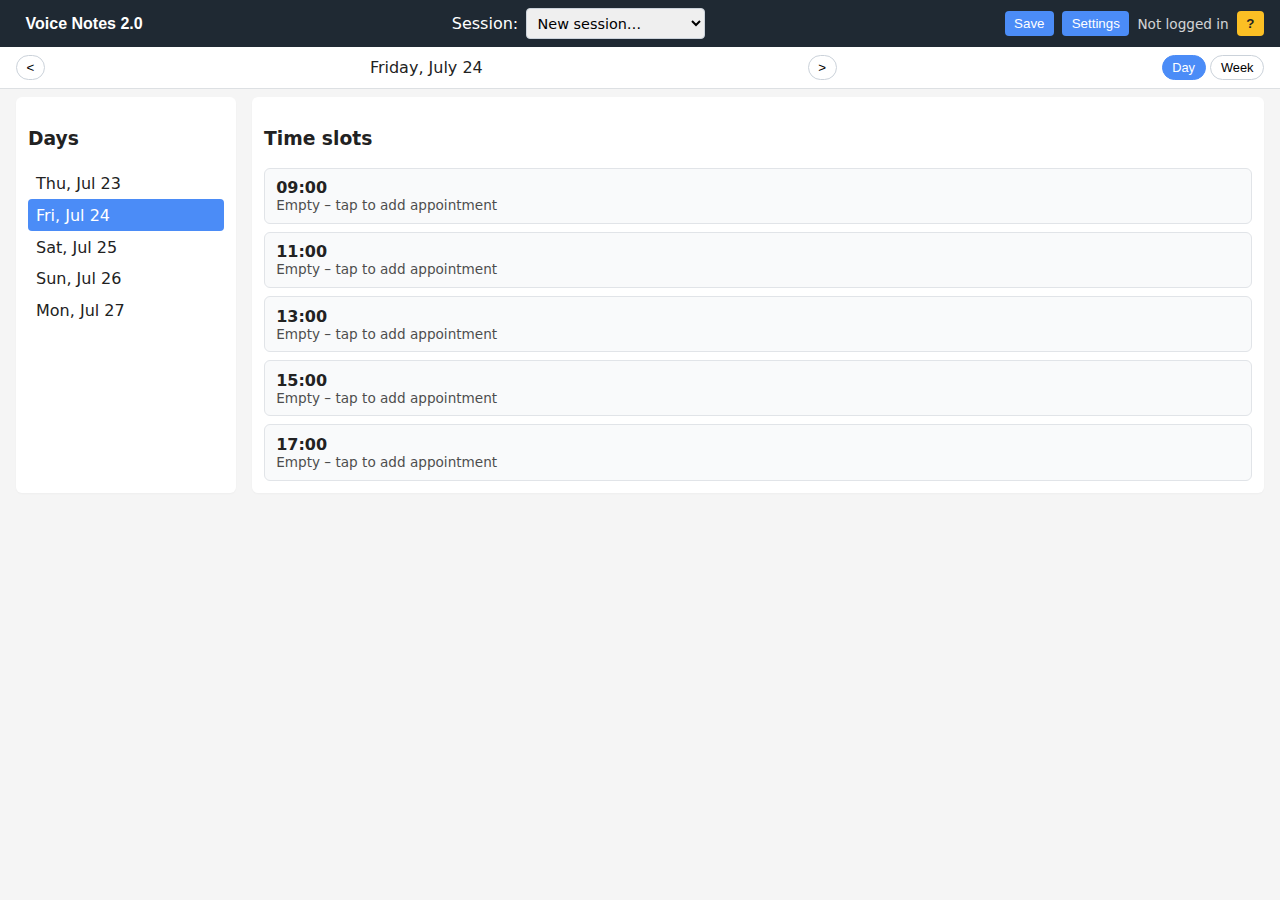
<file: pwa/index.html>
<!DOCTYPE html>
<html lang="en">
<head>
  <meta charset="UTF-8">
  <title>Voice Notes 2.0 – Diary & Survey</title>
  <meta name="viewport" content="width=device-width, initial-scale=1.0">
  <link rel="manifest" href="manifest.webmanifest">
  <link rel="stylesheet" href="styles.css">
</head>
<body>
  <header id="top-bar">
    <div class="top-left">
      <button id="app-home-btn" class="app-title-btn">Voice Notes 2.0</button>
    </div>
    <div class="top-center">
      <label for="session-select">Session:</label>
      <select id="session-select">
        <option value="new">New session…</option>
        <option value="from-diary">Load from diary…</option>
        <option value="by-customer">Load by customer…</option>
      </select>
    </div>
    <div class="top-right">
      <button id="save-btn">Save</button>
      <button id="settings-btn">Settings</button>
      <span id="user-status">Not logged in</span>
      <button id="ai-toggle-btn" title="AI Help">?</button>
    </div>
  </header>

  <div id="app-shell">
    <!-- Left: main content views -->
    <main id="main-views">
      <!-- Diary view -->
      <section id="view-diary" data-view="diary">
        <div class="view-header">
          <div class="date-controls">
            <button id="prev-day-btn">&lt;</button>
            <span id="current-day-label"></span>
            <button id="next-day-btn">&gt;</button>
            <div class="view-toggle">
              <button class="view-toggle-btn active" data-mode="day">Day</button>
              <button class="view-toggle-btn" data-mode="week">Week</button>
            </div>
          </div>
        </div>
        <div class="view-body diary-layout">
          <div class="diary-left">
            <h3>Days</h3>
            <ul id="day-list" class="day-list">
              <!-- Filled by JS -->
            </ul>
          </div>
          <div class="diary-right">
            <h3>Time slots</h3>
            <div id="time-slot-list" class="time-slot-list">
              <!-- Filled by JS -->
            </div>
          </div>
        </div>
      </section>

      <!-- Survey view -->
      <section id="view-survey" data-view="survey" class="hidden">
        <div class="view-header">
          <div id="survey-step-bar" class="step-bar">
            <!-- Filled by JS: steps 1–8 -->
          </div>
        </div>
        <div class="view-body survey-layout">
          <div id="survey-content">
            <!-- Step content rendered by JS -->
          </div>
        </div>
        <footer class="survey-footer">
          <button id="survey-back-btn">&larr; Back</button>
          <div id="survey-progress"></div>
          <button id="survey-next-btn">Next &rarr;</button>
        </footer>
      </section>

      <!-- Settings view -->
      <section id="view-settings" data-view="settings" class="hidden">
        <div class="view-header">
          <h2>Settings</h2>
        </div>
        <div class="view-body">
          <p>Settings UI placeholder. Wire this into your existing config later.</p>
        </div>
      </section>
    </main>

    <!-- Right: AI panel -->
    <aside id="ai-panel" class="hidden">
      <header class="ai-header">
        <h3>AI Helper</h3>
        <button id="ai-close-btn">&times;</button>
      </header>
      <div id="ai-messages" class="ai-messages">
        <!-- Chat messages -->
      </div>
      <form id="ai-form" class="ai-form">
        <textarea id="ai-input" rows="3" placeholder="Ask anything (explanations only, no changes)…"></textarea>
        <button type="submit">Send</button>
      </form>
    </aside>
  </div>

  <!-- Appointment modal -->
  <div id="appointment-modal" class="modal hidden">
    <div class="modal-backdrop"></div>
    <div class="modal-content">
      <header class="modal-header">
        <h3 id="appointment-modal-title">Appointment</h3>
        <button id="appointment-modal-close">&times;</button>
      </header>
      <div class="modal-body">
        <div class="field">
          <label for="appt-customer-name">Customer name</label>
          <input id="appt-customer-name" type="text">
        </div>
        <div class="field">
          <label for="appt-lead-id">Lead ID</label>
          <input id="appt-lead-id" type="text">
        </div>
        <div class="field">
          <label for="appt-address">Address</label>
          <input id="appt-address" type="text">
        </div>
        <div class="field">
          <label for="appt-postcode">Postcode</label>
          <input id="appt-postcode" type="text">
        </div>
        <div class="field">
          <label for="appt-phone">Phone</label>
          <input id="appt-phone" type="tel">
        </div>
        <div class="field">
          <label for="appt-notes">Notes / access</label>
          <textarea id="appt-notes" rows="3"></textarea>
        </div>
        <div class="field">
          <label for="appt-system-type">System type (guess)</label>
          <select id="appt-system-type">
            <option value="">Unknown</option>
            <option value="regular">Regular</option>
            <option value="system">System</option>
            <option value="combi">Combi</option>
            <option value="electric">Electric</option>
            <option value="other">Other</option>
          </select>
        </div>
      </div>
      <footer class="modal-footer">
        <button id="appt-save-btn">Save</button>
        <button id="appt-start-survey-btn" class="primary">Start survey</button>
      </footer>
    </div>
  </div>

  <script src="app.js"></script>
</body>
</html>
</file>
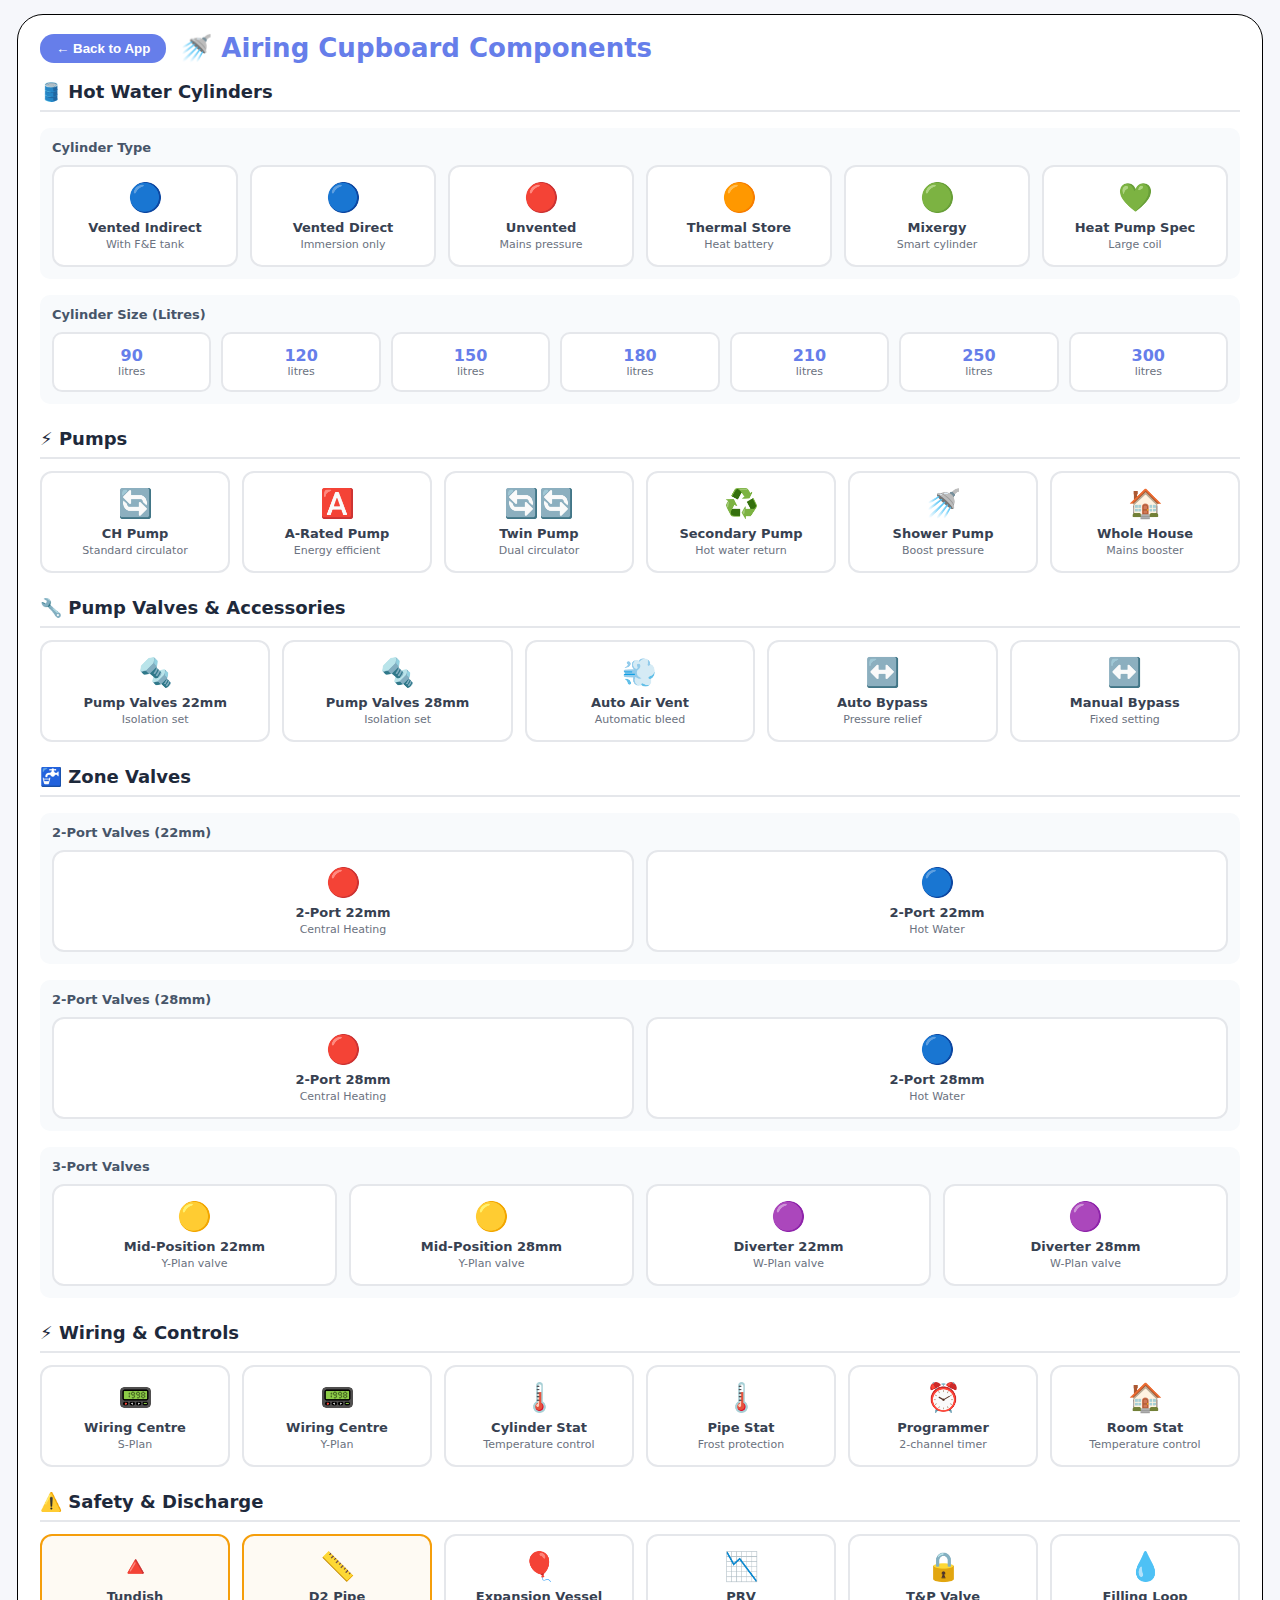
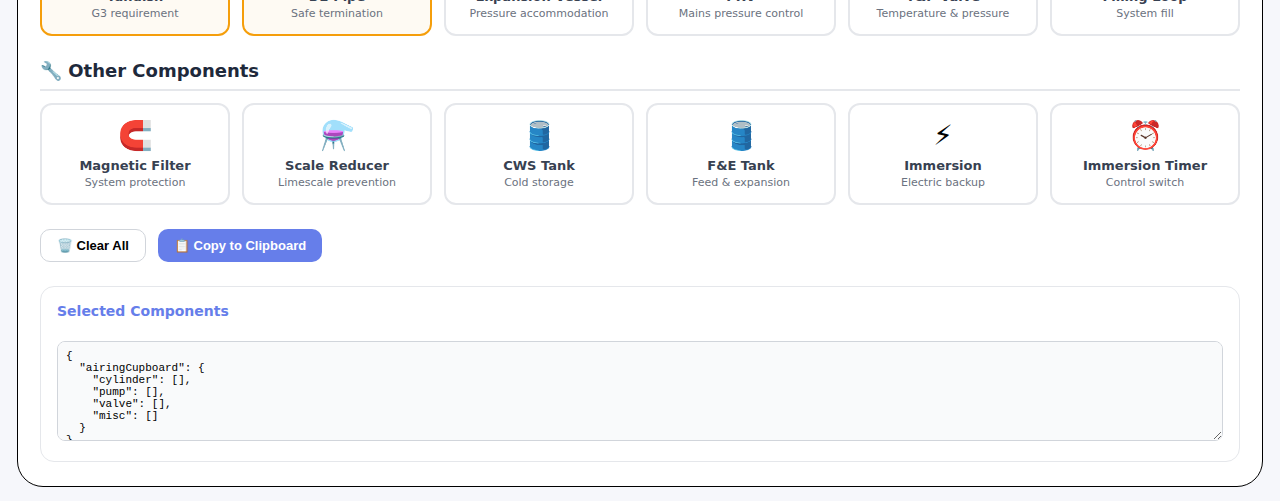
<file: airing-cupboard.html>
<!doctype html>
<html lang="en">
<head>
  <meta charset="utf-8" />
  <title>Airing Cupboard Components</title>
  <meta name="viewport" content="width=device-width, initial-scale=1" />
  <style>
    :root {
      --bg: #f6f7fb;
      --card: #fff;
      --border: #d1d5db;
      --accent: #667eea;
      --accent-hover: #5a67d8;
      --success: #10b981;
      --warning: #f59e0b;
    }
    body {
      margin: 0;
      font-family: -apple-system, system-ui, "Segoe UI", sans-serif;
      background: var(--bg);
    }
    .wrap {
      max-width: 1200px;
      margin: 14px auto;
      background: #fff;
      border: 1.5px solid #000;
      border-radius: 26px;
      padding: 18px 22px 24px;
    }
    header {
      display: flex;
      gap: 14px;
      align-items: center;
      margin-bottom: 18px;
      flex-wrap: wrap;
    }
    .home-btn {
      background: var(--accent);
      border: none;
      color: #fff;
      padding: 7px 16px;
      border-radius: 14px;
      font-weight: 600;
      cursor: pointer;
      transition: background 0.2s;
    }
    .home-btn:hover {
      background: var(--accent-hover);
    }
    h1 {
      font-size: 26px;
      color: var(--accent);
      margin: 0;
    }
    .section {
      margin-bottom: 24px;
    }
    .section-title {
      font-size: 18px;
      font-weight: 700;
      color: #1e293b;
      margin: 0 0 12px 0;
      display: flex;
      align-items: center;
      gap: 8px;
      padding-bottom: 8px;
      border-bottom: 2px solid #e5e7eb;
    }
    .options-grid {
      display: grid;
      grid-template-columns: repeat(auto-fit, minmax(160px, 1fr));
      gap: 12px;
    }
    .option-tile {
      background: #fff;
      border: 2px solid #e5e7eb;
      border-radius: 12px;
      padding: 14px;
      text-align: center;
      cursor: pointer;
      transition: all 0.2s;
    }
    .option-tile:hover {
      border-color: var(--accent);
      transform: translateY(-2px);
      box-shadow: 0 4px 12px rgba(102,126,234,0.15);
    }
    .option-tile.active {
      border-color: var(--accent);
      background: linear-gradient(to right, rgba(102,126,234,0.08), rgba(118,75,162,0.08));
    }
    .option-tile .icon {
      font-size: 28px;
      margin-bottom: 6px;
    }
    .option-tile .label {
      font-weight: 600;
      font-size: 13px;
      color: #374151;
    }
    .option-tile .sublabel {
      font-size: 11px;
      color: #6b7280;
      margin-top: 3px;
    }
    .option-tile.warning {
      border-color: var(--warning);
      background: rgba(245,158,11,0.05);
    }
    .option-tile.warning.active {
      background: rgba(245,158,11,0.15);
    }
    .size-grid {
      display: grid;
      grid-template-columns: repeat(auto-fit, minmax(100px, 1fr));
      gap: 10px;
    }
    .size-tile {
      background: #fff;
      border: 2px solid #e5e7eb;
      border-radius: 10px;
      padding: 12px 8px;
      text-align: center;
      cursor: pointer;
      transition: all 0.2s;
    }
    .size-tile:hover {
      border-color: var(--accent);
    }
    .size-tile.active {
      border-color: var(--accent);
      background: rgba(102,126,234,0.1);
    }
    .size-tile .value {
      font-weight: 700;
      font-size: 16px;
      color: var(--accent);
    }
    .size-tile .unit {
      font-size: 11px;
      color: #6b7280;
    }
    .valve-grid {
      display: grid;
      grid-template-columns: repeat(auto-fit, minmax(140px, 1fr));
      gap: 12px;
    }
    .subsection {
      margin-top: 16px;
      padding: 12px;
      background: #f8fafc;
      border-radius: 10px;
    }
    .subsection-title {
      font-size: 13px;
      font-weight: 600;
      color: #475569;
      margin: 0 0 10px 0;
    }
    .actions {
      margin-top: 24px;
      display: flex;
      gap: 12px;
      flex-wrap: wrap;
    }
    .btn-secondary {
      background: #fff;
      border: 1px solid #d1d5db;
      border-radius: 10px;
      padding: 8px 16px;
      font-size: 13px;
      cursor: pointer;
      font-weight: 600;
      transition: all 0.2s;
    }
    .btn-secondary:hover {
      border-color: var(--accent);
      color: var(--accent);
    }
    .btn-primary {
      background: var(--accent);
      border: none;
      border-radius: 10px;
      padding: 8px 16px;
      font-size: 13px;
      cursor: pointer;
      font-weight: 600;
      color: #fff;
      transition: all 0.2s;
    }
    .btn-primary:hover {
      background: var(--accent-hover);
    }
    .selected-panel {
      margin-top: 24px;
      background: #fff;
      border: 1px solid #e5e7eb;
      border-radius: 14px;
      padding: 16px;
    }
    .selected-panel h3 {
      margin: 0 0 12px 0;
      font-size: 14px;
      color: var(--accent);
    }
    .pills-container {
      display: flex;
      flex-wrap: wrap;
      gap: 6px;
    }
    .pill {
      display: inline-block;
      background: #eff6ff;
      color: #1e40af;
      padding: 4px 12px;
      border-radius: 999px;
      font-size: 12px;
      font-weight: 500;
    }
    .pill.cylinder { background: #dcfce7; color: #166534; }
    .pill.pump { background: #fef3c7; color: #92400e; }
    .pill.valve { background: #e0e7ff; color: #3730a3; }
    .pill.misc { background: #f3e8ff; color: #6b21a8; }
    textarea {
      width: 100%;
      box-sizing: border-box;
      margin-top: 10px;
      border-radius: 8px;
      border: 1px solid #d1d5db;
      min-height: 100px;
      font-family: ui-monospace, SFMono-Regular, Menlo, Monaco, Consolas, "Liberation Mono", "Courier New", monospace;
      font-size: 11px;
      background: #f9fafb;
      padding: 8px;
    }
    .quantity-control {
      display: flex;
      align-items: center;
      justify-content: center;
      gap: 8px;
      margin-top: 8px;
    }
    .qty-btn {
      width: 24px;
      height: 24px;
      border: 1px solid #d1d5db;
      border-radius: 6px;
      background: #fff;
      cursor: pointer;
      font-weight: 600;
      font-size: 14px;
      display: flex;
      align-items: center;
      justify-content: center;
    }
    .qty-btn:hover {
      border-color: var(--accent);
      color: var(--accent);
    }
    .qty-value {
      min-width: 24px;
      text-align: center;
      font-weight: 600;
      font-size: 14px;
    }
    @media (max-width: 600px) {
      .wrap { border-radius: 0; }
      header { flex-wrap: wrap; }
      .options-grid { grid-template-columns: repeat(2, 1fr); }
    }
  </style>
</head>
<body>
  <div class="wrap">
    <header>
      <button class="home-btn" onclick="window.location.href='index.html'">← Back to App</button>
      <h1>🚿 Airing Cupboard Components</h1>
    </header>

    <!-- CYLINDERS SECTION -->
    <div class="section">
      <h3 class="section-title">🛢️ Hot Water Cylinders</h3>
      
      <div class="subsection">
        <h4 class="subsection-title">Cylinder Type</h4>
        <div class="options-grid" id="cylinder-type">
          <div class="option-tile" data-category="cylinder" data-option="Vented cylinder (indirect)">
            <div class="icon">🔵</div>
            <div class="label">Vented Indirect</div>
            <div class="sublabel">With F&E tank</div>
          </div>
          <div class="option-tile" data-category="cylinder" data-option="Vented cylinder (direct)">
            <div class="icon">🔵</div>
            <div class="label">Vented Direct</div>
            <div class="sublabel">Immersion only</div>
          </div>
          <div class="option-tile" data-category="cylinder" data-option="Unvented cylinder">
            <div class="icon">🔴</div>
            <div class="label">Unvented</div>
            <div class="sublabel">Mains pressure</div>
          </div>
          <div class="option-tile" data-category="cylinder" data-option="Thermal store">
            <div class="icon">🟠</div>
            <div class="label">Thermal Store</div>
            <div class="sublabel">Heat battery</div>
          </div>
          <div class="option-tile" data-category="cylinder" data-option="Mixergy cylinder">
            <div class="icon">🟢</div>
            <div class="label">Mixergy</div>
            <div class="sublabel">Smart cylinder</div>
          </div>
          <div class="option-tile" data-category="cylinder" data-option="Heat pump cylinder">
            <div class="icon">💚</div>
            <div class="label">Heat Pump Spec</div>
            <div class="sublabel">Large coil</div>
          </div>
        </div>
      </div>

      <div class="subsection">
        <h4 class="subsection-title">Cylinder Size (Litres)</h4>
        <div class="size-grid" id="cylinder-size">
          <div class="size-tile" data-category="cylinder" data-option="90L cylinder">
            <div class="value">90</div>
            <div class="unit">litres</div>
          </div>
          <div class="size-tile" data-category="cylinder" data-option="120L cylinder">
            <div class="value">120</div>
            <div class="unit">litres</div>
          </div>
          <div class="size-tile" data-category="cylinder" data-option="150L cylinder">
            <div class="value">150</div>
            <div class="unit">litres</div>
          </div>
          <div class="size-tile" data-category="cylinder" data-option="180L cylinder">
            <div class="value">180</div>
            <div class="unit">litres</div>
          </div>
          <div class="size-tile" data-category="cylinder" data-option="210L cylinder">
            <div class="value">210</div>
            <div class="unit">litres</div>
          </div>
          <div class="size-tile" data-category="cylinder" data-option="250L cylinder">
            <div class="value">250</div>
            <div class="unit">litres</div>
          </div>
          <div class="size-tile" data-category="cylinder" data-option="300L cylinder">
            <div class="value">300</div>
            <div class="unit">litres</div>
          </div>
        </div>
      </div>
    </div>

    <!-- PUMPS SECTION -->
    <div class="section">
      <h3 class="section-title">⚡ Pumps</h3>
      <div class="options-grid" id="pumps">
        <div class="option-tile" data-category="pump" data-option="Central heating pump">
          <div class="icon">🔄</div>
          <div class="label">CH Pump</div>
          <div class="sublabel">Standard circulator</div>
        </div>
        <div class="option-tile" data-category="pump" data-option="A-rated pump">
          <div class="icon">🅰️</div>
          <div class="label">A-Rated Pump</div>
          <div class="sublabel">Energy efficient</div>
        </div>
        <div class="option-tile" data-category="pump" data-option="Twin pump">
          <div class="icon">🔄🔄</div>
          <div class="label">Twin Pump</div>
          <div class="sublabel">Dual circulator</div>
        </div>
        <div class="option-tile" data-category="pump" data-option="Secondary return pump">
          <div class="icon">♻️</div>
          <div class="label">Secondary Pump</div>
          <div class="sublabel">Hot water return</div>
        </div>
        <div class="option-tile" data-category="pump" data-option="Shower pump">
          <div class="icon">🚿</div>
          <div class="label">Shower Pump</div>
          <div class="sublabel">Boost pressure</div>
        </div>
        <div class="option-tile" data-category="pump" data-option="Whole house pump">
          <div class="icon">🏠</div>
          <div class="label">Whole House</div>
          <div class="sublabel">Mains booster</div>
        </div>
      </div>
    </div>

    <!-- PUMP VALVES SECTION -->
    <div class="section">
      <h3 class="section-title">🔧 Pump Valves & Accessories</h3>
      <div class="options-grid" id="pump-valves">
        <div class="option-tile" data-category="valve" data-option="Pump valve set 22mm">
          <div class="icon">🔩</div>
          <div class="label">Pump Valves 22mm</div>
          <div class="sublabel">Isolation set</div>
        </div>
        <div class="option-tile" data-category="valve" data-option="Pump valve set 28mm">
          <div class="icon">🔩</div>
          <div class="label">Pump Valves 28mm</div>
          <div class="sublabel">Isolation set</div>
        </div>
        <div class="option-tile" data-category="valve" data-option="Auto air vent">
          <div class="icon">💨</div>
          <div class="label">Auto Air Vent</div>
          <div class="sublabel">Automatic bleed</div>
        </div>
        <div class="option-tile" data-category="valve" data-option="Automatic bypass valve">
          <div class="icon">↔️</div>
          <div class="label">Auto Bypass</div>
          <div class="sublabel">Pressure relief</div>
        </div>
        <div class="option-tile" data-category="valve" data-option="Manual bypass valve">
          <div class="icon">↔️</div>
          <div class="label">Manual Bypass</div>
          <div class="sublabel">Fixed setting</div>
        </div>
      </div>
    </div>

    <!-- ZONE VALVES SECTION -->
    <div class="section">
      <h3 class="section-title">🚰 Zone Valves</h3>
      
      <div class="subsection">
        <h4 class="subsection-title">2-Port Valves (22mm)</h4>
        <div class="valve-grid" id="2port-22">
          <div class="option-tile" data-category="valve" data-option="2-port valve 22mm (CH)">
            <div class="icon">🔴</div>
            <div class="label">2-Port 22mm</div>
            <div class="sublabel">Central Heating</div>
          </div>
          <div class="option-tile" data-category="valve" data-option="2-port valve 22mm (HW)">
            <div class="icon">🔵</div>
            <div class="label">2-Port 22mm</div>
            <div class="sublabel">Hot Water</div>
          </div>
        </div>
      </div>

      <div class="subsection">
        <h4 class="subsection-title">2-Port Valves (28mm)</h4>
        <div class="valve-grid" id="2port-28">
          <div class="option-tile" data-category="valve" data-option="2-port valve 28mm (CH)">
            <div class="icon">🔴</div>
            <div class="label">2-Port 28mm</div>
            <div class="sublabel">Central Heating</div>
          </div>
          <div class="option-tile" data-category="valve" data-option="2-port valve 28mm (HW)">
            <div class="icon">🔵</div>
            <div class="label">2-Port 28mm</div>
            <div class="sublabel">Hot Water</div>
          </div>
        </div>
      </div>

      <div class="subsection">
        <h4 class="subsection-title">3-Port Valves</h4>
        <div class="valve-grid" id="3port">
          <div class="option-tile" data-category="valve" data-option="3-port mid-position valve 22mm">
            <div class="icon">🟡</div>
            <div class="label">Mid-Position 22mm</div>
            <div class="sublabel">Y-Plan valve</div>
          </div>
          <div class="option-tile" data-category="valve" data-option="3-port mid-position valve 28mm">
            <div class="icon">🟡</div>
            <div class="label">Mid-Position 28mm</div>
            <div class="sublabel">Y-Plan valve</div>
          </div>
          <div class="option-tile" data-category="valve" data-option="3-port diverter valve 22mm">
            <div class="icon">🟣</div>
            <div class="label">Diverter 22mm</div>
            <div class="sublabel">W-Plan valve</div>
          </div>
          <div class="option-tile" data-category="valve" data-option="3-port diverter valve 28mm">
            <div class="icon">🟣</div>
            <div class="label">Diverter 28mm</div>
            <div class="sublabel">W-Plan valve</div>
          </div>
        </div>
      </div>
    </div>

    <!-- WIRING & CONTROLS SECTION -->
    <div class="section">
      <h3 class="section-title">⚡ Wiring & Controls</h3>
      <div class="options-grid" id="wiring">
        <div class="option-tile" data-category="misc" data-option="Wiring centre (S-plan)">
          <div class="icon">📟</div>
          <div class="label">Wiring Centre</div>
          <div class="sublabel">S-Plan</div>
        </div>
        <div class="option-tile" data-category="misc" data-option="Wiring centre (Y-plan)">
          <div class="icon">📟</div>
          <div class="label">Wiring Centre</div>
          <div class="sublabel">Y-Plan</div>
        </div>
        <div class="option-tile" data-category="misc" data-option="Cylinder thermostat">
          <div class="icon">🌡️</div>
          <div class="label">Cylinder Stat</div>
          <div class="sublabel">Temperature control</div>
        </div>
        <div class="option-tile" data-category="misc" data-option="Pipe thermostat">
          <div class="icon">🌡️</div>
          <div class="label">Pipe Stat</div>
          <div class="sublabel">Frost protection</div>
        </div>
        <div class="option-tile" data-category="misc" data-option="Programmer (2-channel)">
          <div class="icon">⏰</div>
          <div class="label">Programmer</div>
          <div class="sublabel">2-channel timer</div>
        </div>
        <div class="option-tile" data-category="misc" data-option="Room thermostat">
          <div class="icon">🏠</div>
          <div class="label">Room Stat</div>
          <div class="sublabel">Temperature control</div>
        </div>
      </div>
    </div>

    <!-- SAFETY & DISCHARGE SECTION -->
    <div class="section">
      <h3 class="section-title">⚠️ Safety & Discharge</h3>
      <div class="options-grid" id="safety">
        <div class="option-tile warning" data-category="misc" data-option="Tundish">
          <div class="icon">🔺</div>
          <div class="label">Tundish</div>
          <div class="sublabel">G3 requirement</div>
        </div>
        <div class="option-tile warning" data-category="misc" data-option="D2 discharge pipe">
          <div class="icon">📏</div>
          <div class="label">D2 Pipe</div>
          <div class="sublabel">Safe termination</div>
        </div>
        <div class="option-tile" data-category="misc" data-option="Expansion vessel">
          <div class="icon">🎈</div>
          <div class="label">Expansion Vessel</div>
          <div class="sublabel">Pressure accommodation</div>
        </div>
        <div class="option-tile" data-category="misc" data-option="Pressure reducing valve">
          <div class="icon">📉</div>
          <div class="label">PRV</div>
          <div class="sublabel">Mains pressure control</div>
        </div>
        <div class="option-tile" data-category="misc" data-option="Combined T&P relief valve">
          <div class="icon">🔒</div>
          <div class="label">T&P Valve</div>
          <div class="sublabel">Temperature & pressure</div>
        </div>
        <div class="option-tile" data-category="misc" data-option="Filling loop">
          <div class="icon">💧</div>
          <div class="label">Filling Loop</div>
          <div class="sublabel">System fill</div>
        </div>
      </div>
    </div>

    <!-- OTHER COMPONENTS SECTION -->
    <div class="section">
      <h3 class="section-title">🔧 Other Components</h3>
      <div class="options-grid" id="other">
        <div class="option-tile" data-category="misc" data-option="Magnetic filter">
          <div class="icon">🧲</div>
          <div class="label">Magnetic Filter</div>
          <div class="sublabel">System protection</div>
        </div>
        <div class="option-tile" data-category="misc" data-option="Scale reducer">
          <div class="icon">⚗️</div>
          <div class="label">Scale Reducer</div>
          <div class="sublabel">Limescale prevention</div>
        </div>
        <div class="option-tile" data-category="misc" data-option="Cold water storage tank">
          <div class="icon">🛢️</div>
          <div class="label">CWS Tank</div>
          <div class="sublabel">Cold storage</div>
        </div>
        <div class="option-tile" data-category="misc" data-option="F&E tank">
          <div class="icon">🛢️</div>
          <div class="label">F&E Tank</div>
          <div class="sublabel">Feed & expansion</div>
        </div>
        <div class="option-tile" data-category="misc" data-option="Immersion heater">
          <div class="icon">⚡</div>
          <div class="label">Immersion</div>
          <div class="sublabel">Electric backup</div>
        </div>
        <div class="option-tile" data-category="misc" data-option="Immersion timer">
          <div class="icon">⏰</div>
          <div class="label">Immersion Timer</div>
          <div class="sublabel">Control switch</div>
        </div>
      </div>
    </div>

    <div class="actions">
      <button class="btn-secondary" id="clear-all">🗑️ Clear All</button>
      <button class="btn-primary" id="copy-json">📋 Copy to Clipboard</button>
    </div>

    <div class="selected-panel">
      <h3>Selected Components</h3>
      <div class="pills-container" id="selected-pills"></div>
      <textarea id="selected-json" readonly placeholder="Selected components will appear here..."></textarea>
    </div>
  </div>

  <script>
    const selections = {
      cylinder: [],
      pump: [],
      valve: [],
      misc: []
    };

    const pills = document.getElementById('selected-pills');
    const out = document.getElementById('selected-json');

    function addSelection(category, option) {
      if (!selections[category].includes(option)) {
        selections[category].push(option);
      }
      renderSelections();
    }

    function removeSelection(category, option) {
      const idx = selections[category].indexOf(option);
      if (idx > -1) {
        selections[category].splice(idx, 1);
      }
      renderSelections();
    }

    function toggleSelection(category, option, tile) {
      if (selections[category].includes(option)) {
        removeSelection(category, option);
        tile.classList.remove('active');
      } else {
        addSelection(category, option);
        tile.classList.add('active');
      }
    }

    function renderSelections() {
      pills.innerHTML = '';
      
      Object.entries(selections).forEach(([category, items]) => {
        items.forEach(item => {
          const span = document.createElement('span');
          span.className = 'pill ' + category;
          span.textContent = item;
          pills.appendChild(span);
        });
      });

      out.value = JSON.stringify({ airingCupboard: selections }, null, 2);
    }

    // Option tiles
    document.querySelectorAll('.option-tile, .size-tile').forEach(tile => {
      tile.addEventListener('click', () => {
        const category = tile.dataset.category;
        const option = tile.dataset.option;
        toggleSelection(category, option, tile);
      });
    });

    // Clear button
    document.getElementById('clear-all').addEventListener('click', () => {
      Object.keys(selections).forEach(key => {
        selections[key] = [];
      });
      document.querySelectorAll('.option-tile, .size-tile').forEach(t => t.classList.remove('active'));
      renderSelections();
    });

    // Copy to clipboard
    document.getElementById('copy-json').addEventListener('click', () => {
      navigator.clipboard.writeText(out.value).then(() => {
        alert('Copied to clipboard!');
      }).catch(err => {
        console.error('Failed to copy:', err);
        alert('Could not copy to clipboard. Please select and copy the text manually from the text area below.');
      });
    });

    // Initial render
    renderSelections();
  </script>
</body>
</html>
</file>
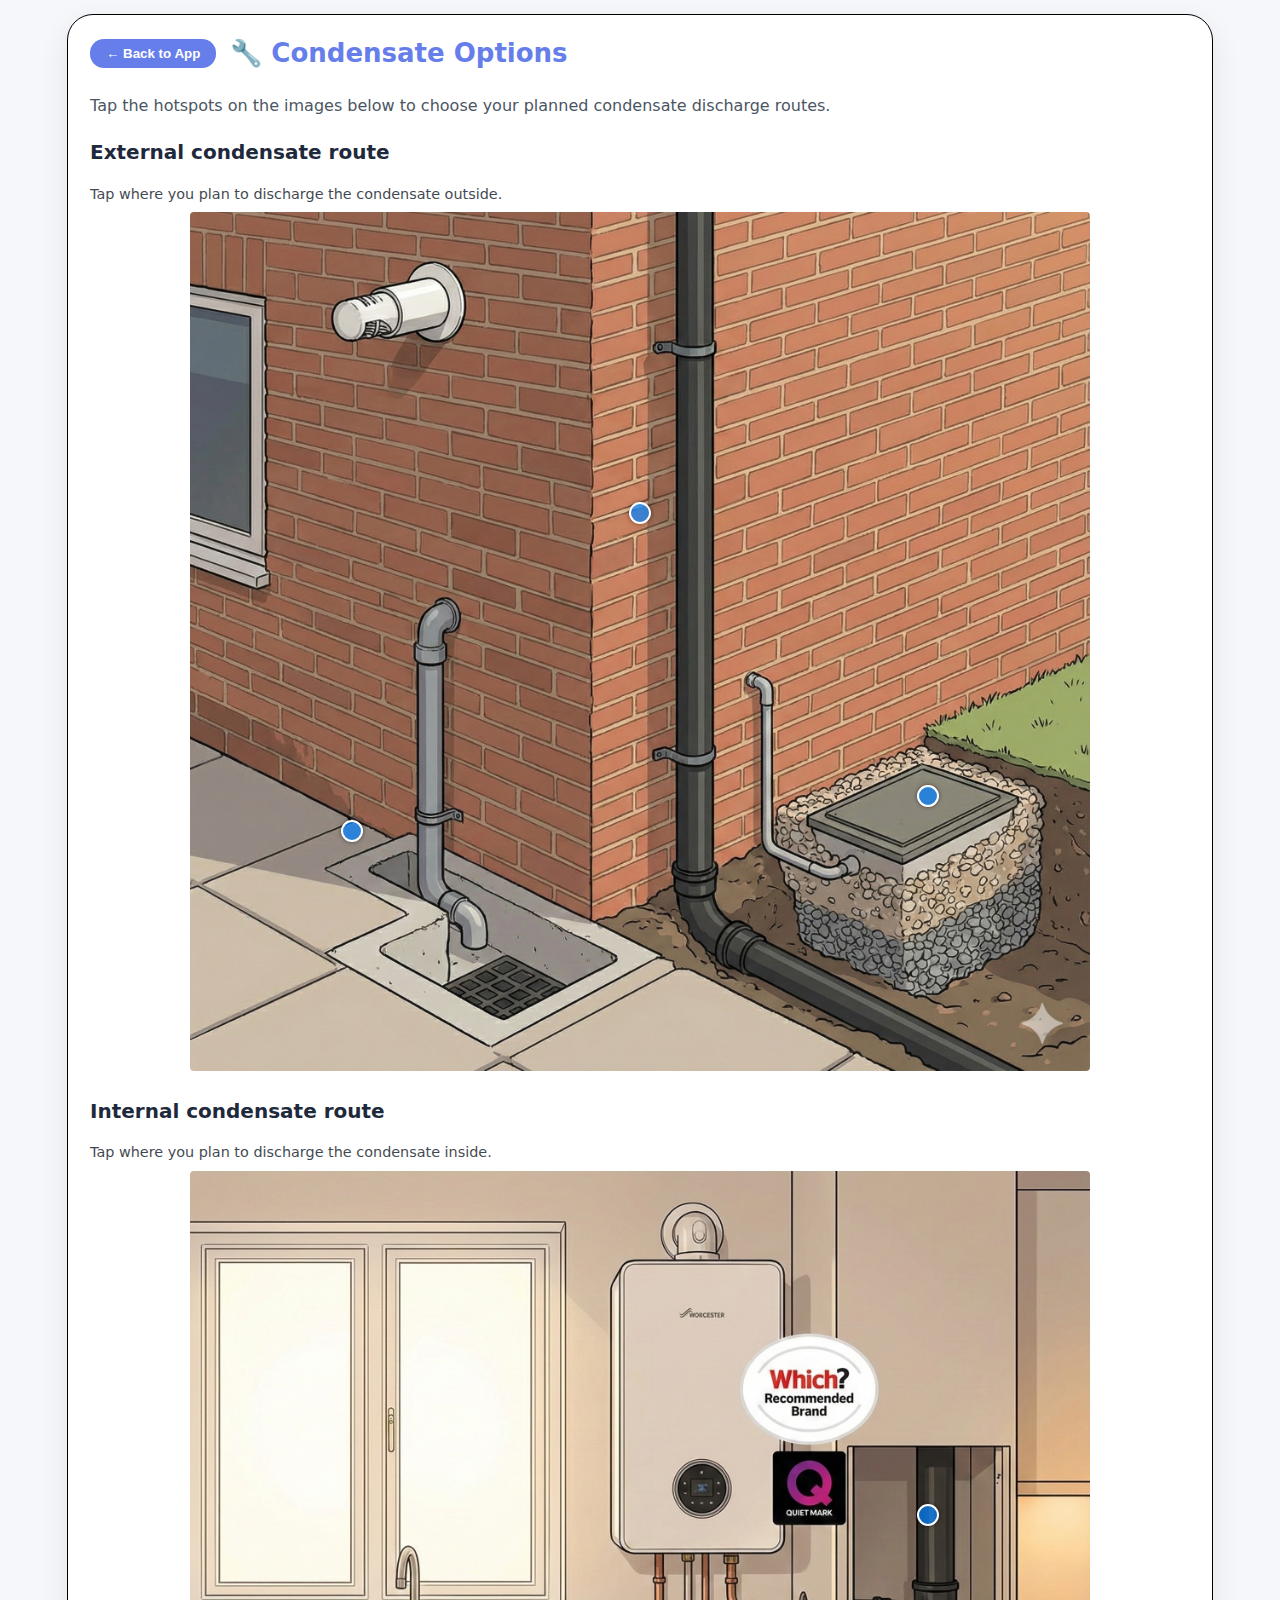
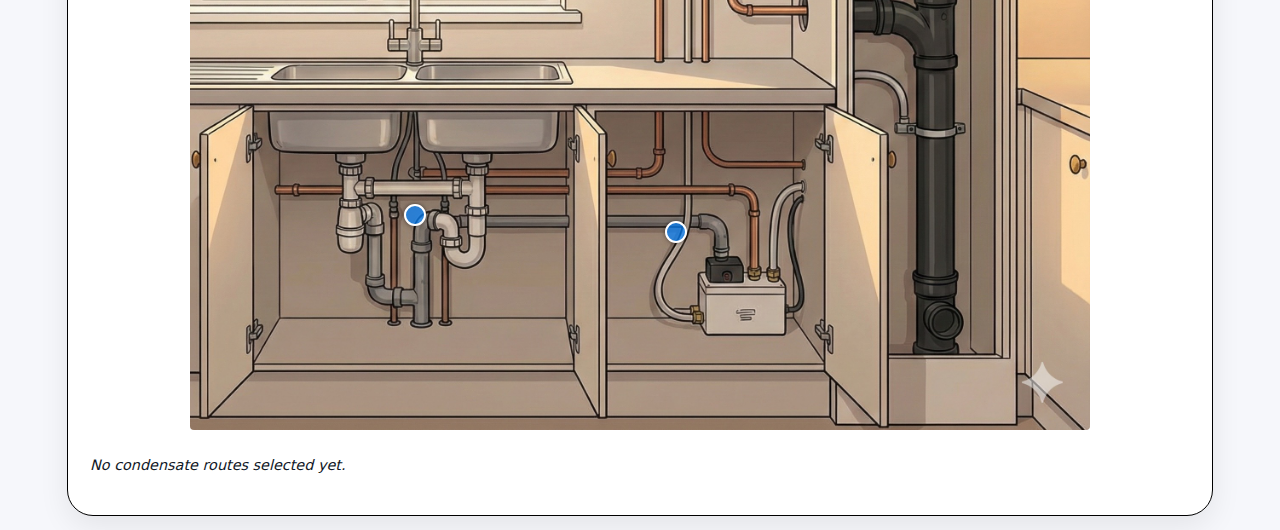
<file: condensate.html>
<!doctype html>
<html lang="en">
<head>
  <meta charset="utf-8" />
  <title>Condensate Options</title>
  <meta name="viewport" content="width=device-width, initial-scale=1" />
  <style>
    :root {
      --bg: #f6f7fb;
      --card: #fff;
      --border: #d1d5db;
      --accent: #667eea;
      --accent-hover: #5a67d8;
    }
    body {
      margin: 0;
      font-family: -apple-system, system-ui, "Segoe UI", sans-serif;
      background: var(--bg);
      line-height: 1.6;
      color: #111827;
    }
    .wrap {
      max-width: 1100px;
      margin: 14px auto;
      background: #fff;
      border: 1.5px solid #000;
      border-radius: 26px;
      padding: 18px 22px 24px;
      box-shadow: 0 10px 30px rgba(0,0,0,0.08);
    }
    header {
      display: flex;
      gap: 14px;
      align-items: center;
      margin-bottom: 18px;
    }
    .home-btn {
      background: var(--accent);
      border: none;
      color: #fff;
      padding: 7px 16px;
      border-radius: 14px;
      font-weight: 600;
      cursor: pointer;
      transition: background 0.2s;
    }
    .home-btn:hover {
      background: var(--accent-hover);
    }
    h1 {
      font-size: 26px;
      color: var(--accent);
      margin: 0;
    }
    h2 {
      font-size: 20px;
      color: #1e293b;
      margin: 18px 0 6px 0;
    }
    .intro {
      margin: 0 0 14px 0;
      color: #4b5563;
    }
    .hotspot-wrapper {
      position: relative;
      max-width: 900px;
      margin: 0 auto 1.5rem auto;
    }
    .hotspot-image {
      width: 100%;
      display: block;
      border-radius: 4px;
    }
    .condensate-hotspot {
      position: absolute;
      width: 22px;
      height: 22px;
      border-radius: 50%;
      border: 2px solid #fff;
      background: rgba(0, 128, 255, 0.7);
      cursor: pointer;
      transform: translate(-50%, -50%);
      box-shadow: 0 0 4px rgba(0,0,0,0.5);
    }
    .condensate-hotspot:hover {
      background: rgba(0, 128, 255, 0.9);
    }
    .condensate-hotspot.selected {
      background: rgba(0, 200, 0, 0.9);
      box-shadow: 0 0 6px rgba(0, 200, 0, 0.9);
    }
    .condensate-helper {
      font-size: 0.9rem;
      opacity: 0.8;
      margin-bottom: 0.4rem;
    }
    .condensate-summary {
      margin-top: 1rem;
      font-size: 0.9rem;
      font-style: italic;
    }
    @media (max-width: 600px) {
      .wrap { border-radius: 0; }
      header { flex-wrap: wrap; }
    }
  </style>
</head>
<body>
  <div class="wrap">
    <header>
      <button class="home-btn" onclick="window.location.href='index.html'">← Back to App</button>
      <h1>🔧 Condensate Options</h1>
    </header>

    <p class="intro">Tap the hotspots on the images below to choose your planned condensate discharge routes.</p>

    <div id="condensate-picker">

      <h2>External condensate route</h2>
      <p class="condensate-helper">
        Tap where you plan to discharge the condensate outside.
      </p>

      <div class="hotspot-wrapper">
        <img
          src="Assets/Condensate-external.JPG"
          alt="External condensate options"
          class="hotspot-image"
        >

        <!-- Gully -->
        <button
          class="condensate-hotspot"
          data-group="external"
          data-value="external_gully"
          data-label="External gully"
          style="top:72%; left:18%;"
        ></button>

        <!-- Soil / rainwater stack -->
        <button
          class="condensate-hotspot"
          data-group="external"
          data-value="external_stack"
          data-label="External soil / rainwater stack"
          style="top:35%; left:50%;"
        ></button>

        <!-- Soakaway -->
        <button
          class="condensate-hotspot"
          data-group="external"
          data-value="external_soakaway"
          data-label="External soakaway"
          style="top:68%; left:82%;"
        ></button>
      </div>

      <h2>Internal condensate route</h2>
      <p class="condensate-helper">
        Tap where you plan to discharge the condensate inside.
      </p>

      <div class="hotspot-wrapper">
        <img
          src="Assets/Condensate-internal.JPG"
          alt="Internal condensate options"
          class="hotspot-image"
        >

        <!-- Direct to sink waste -->
        <button
          class="condensate-hotspot"
          data-group="internal"
          data-value="internal_sink_waste"
          data-label="Internal sink waste (gravity)"
          style="top:75%; left:25%;"
        ></button>

        <!-- Condensate pump under sink -->
        <button
          class="condensate-hotspot"
          data-group="internal"
          data-value="internal_pump"
          data-label="Condensate pump to waste"
          style="top:77%; left:54%;"
        ></button>

        <!-- Stack in cupboard / services void -->
        <button
          class="condensate-hotspot"
          data-group="internal"
          data-value="internal_stack"
          data-label="Internal soil / service stack"
          style="top:40%; left:82%;"
        ></button>
      </div>

      <!-- This ties into your “new condensate options” logic -->
      <textarea
        id="condensate-selection-output"
        name="condensate_selection"
        hidden
      ></textarea>

      <p id="condensate-selection-summary" class="condensate-summary"></p>
    </div>
  </div>

  <script>
  (function () {
    const hotspots = document.querySelectorAll('.condensate-hotspot');
    const summaryEl = document.getElementById('condensate-selection-summary');
    const outputEl = document.getElementById('condensate-selection-output');

    if (!hotspots.length || !summaryEl || !outputEl) return;

    const selection = {
      external: null,
      internal: null
    };

    function updateSummary() {
      const bits = [];
      if (selection.external) bits.push('External: ' + selection.external.label);
      if (selection.internal) bits.push('Internal: ' + selection.internal.label);

      summaryEl.textContent = bits.length
        ? bits.join(' | ')
        : 'No condensate routes selected yet.';

      // This text can be read by your existing “new condensate options” logic
      outputEl.value = JSON.stringify(selection);
    }

    hotspots.forEach(btn => {
      btn.addEventListener('click', () => {
        const group = btn.dataset.group;
        const label = btn.dataset.label;
        const value = btn.dataset.value;

        // clear previous selected hotspot in this group
        hotspots.forEach(other => {
          if (other.dataset.group === group && other !== btn) {
            other.classList.remove('selected');
          }
        });

        // toggle current button
        if (btn.classList.contains('selected')) {
          btn.classList.remove('selected');
          selection[group] = null;
        } else {
          btn.classList.add('selected');
          selection[group] = { value, label };
        }

        updateSummary();
      });
    });

    // set initial text
    updateSummary();
  })();
  </script>
</body>
</html>
</file>
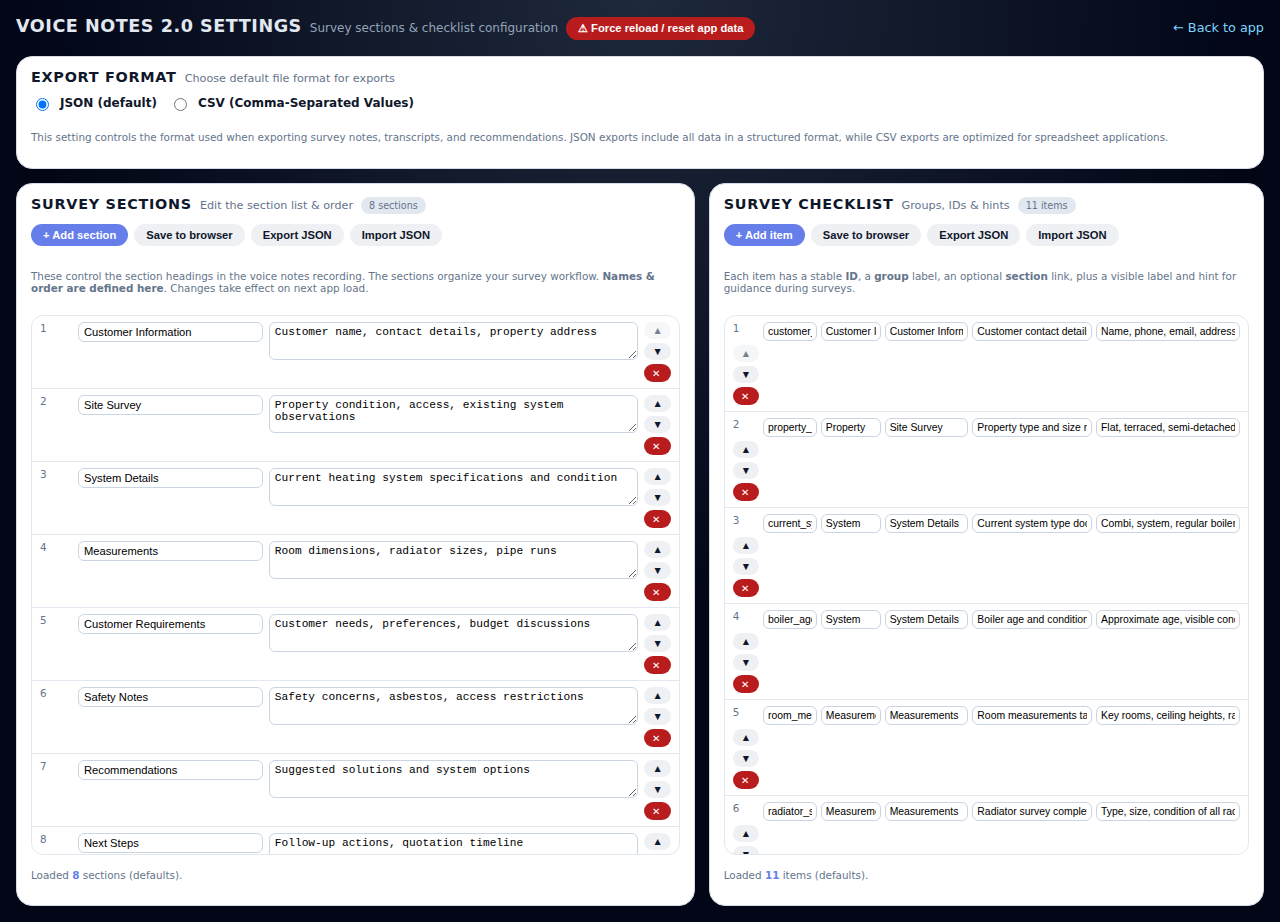
<file: settings.html>
<!doctype html>
<html lang="en">
<head>
  <meta charset="UTF-8" />
  <title>Voice Notes 2.0 – Settings</title>
  <meta name="viewport" content="width=device-width,initial-scale=1" />
  <style>
    :root {
      --bg: #0f172a;
      --card: #ffffff;
      --border: #d4dbe5;
      --accent: #667eea;
      --accent-soft: #764ba2;
      --muted: #64748b;
      --danger: #b91c1c;
      --radius: 16px;
    }
    * { box-sizing: border-box; }
    body {
      margin: 0;
      font-family: system-ui, -apple-system, BlinkMacSystemFont, "Segoe UI", sans-serif;
      background: radial-gradient(circle at top, #1e293b 0, #020617 55%);
      color: #e2e8f0;
      min-height: 100vh;
      padding: 16px;
    }
    header {
      display: flex;
      flex-wrap: wrap;
      align-items: baseline;
      gap: 8px;
      margin-bottom: 16px;
    }
    header h1 {
      margin: 0;
      font-size: 1.1rem;
      letter-spacing: 0.03em;
      text-transform: uppercase;
    }
    header span {
      font-size: .75rem;
      color: #94a3b8;
    }
    a.back-link {
      margin-left: auto;
      font-size: .8rem;
      color: #7dd3fc;
      text-decoration: none;
    }
    a.back-link:hover {
      text-decoration: underline;
    }
    main {
      display: grid;
      grid-template-columns: minmax(0, 1.1fr) minmax(0, 0.9fr);
      gap: 14px;
    }
    @media (max-width: 900px) {
      main {
        grid-template-columns: minmax(0, 1fr);
      }
    }
    .card {
      background: var(--card);
      border-radius: var(--radius);
      border: 1px solid var(--border);
      padding: 12px 14px 14px;
      color: #0f172a;
      display: flex;
      flex-direction: column;
      gap: 10px;
    }
    .card-header {
      display: flex;
      align-items: baseline;
      gap: 8px;
    }
    .card-header h2 {
      margin: 0;
      font-size: .9rem;
      text-transform: uppercase;
      letter-spacing: .05em;
    }
    .card-header span {
      font-size: .7rem;
      color: var(--muted);
    }
    .toolbar {
      display: flex;
      flex-wrap: wrap;
      gap: 6px;
      margin-bottom: 4px;
    }
    button {
      border: none;
      border-radius: 999px;
      padding: 5px 12px 5px;
      font-size: .7rem;
      font-weight: 600;
      cursor: pointer;
      display: inline-flex;
      align-items: center;
      gap: 6px;
      background: var(--accent);
      color: white;
      white-space: nowrap;
    }
    button.secondary {
      background: rgba(148,163,184,.16);
      color: #0f172a;
    }
    button.danger {
      background: var(--danger);
      color: white;
    }
    button.small {
      padding: 3px 8px;
      font-size: .65rem;
      font-weight: 500;
    }
    button:disabled {
      opacity: .55;
      cursor: default;
    }
    .pill {
      display: inline-flex;
      align-items: center;
      gap: 4px;
      font-size: .65rem;
      border-radius: 999px;
      padding: 3px 8px;
      background: #e2e8f0;
      color: #0f172a;
    }
    .pill.small {
      font-size: .6rem;
    }
    .pill-tag {
      background: #ecfeff;
      border: 1px solid #e0f2fe;
      border-radius: 999px;
      padding: 2px 7px;
      font-size: .6rem;
      color: #0f172a;
    }
    .rows {
      border-radius: 12px;
      border: 1px solid #e2e8f0;
      max-height: 60vh;
      overflow: auto;
    }
    .row {
      display: grid;
      grid-template-columns: auto minmax(0, 1fr) minmax(0, 2fr) auto;
      gap: 6px;
      padding: 6px 8px;
      align-items: flex-start;
      border-bottom: 1px solid #e2e8f0;
    }
    .row:last-child {
      border-bottom: none;
    }
    .row span.order {
      font-size: .65rem;
      color: var(--muted);
      min-width: 2rem;
    }
    .row input[type="text"] {
      width: 100%;
      font-size: .7rem;
      padding: 3px 5px;
      border-radius: 6px;
      border: 1px solid #cbd5e1;
    }
    .row textarea {
      width: 100%;
      font-size: .7rem;
      padding: 3px 5px;
      border-radius: 6px;
      border: 1px solid #cbd5e1;
      resize: vertical;
      min-height: 38px;
    }
    .row-controls {
      display: flex;
      flex-direction: column;
      gap: 4px;
    }
    .checklist-rows {
      border-radius: 12px;
      border: 1px solid #e2e8f0;
      max-height: 60vh;
      overflow: auto;
    }
    .checklist-row {
      display: grid;
      grid-template-columns: auto minmax(0, 0.9fr) minmax(0, 1fr) minmax(0, 1.4fr) minmax(0, 2fr) auto;
      gap: 4px;
      padding: 6px 8px;
      align-items: flex-start;
      border-bottom: 1px solid #e2e8f0;
    }
    .checklist-row:last-child {
      border-bottom: none;
    }
    .checklist-row span.order {
      font-size: .65rem;
      color: var(--muted);
      min-width: 1.5rem;
    }
    .checklist-row input[type="text"] {
      width: 100%;
      font-size: .65rem;
      padding: 3px 4px;
      border-radius: 6px;
      border: 1px solid #cbd5e1;
    }
    .status {
      font-size: .65rem;
      color: var(--muted);
      margin-top: 4px;
    }
    .status strong {
      color: var(--accent);
    }
    .status.error strong {
      color: var(--danger);
    }
    .hint {
      font-size: .65rem;
      color: var(--muted);
    }
  </style>
</head>
<body>
  <header>
    <h1>Voice Notes 2.0 Settings</h1>
    <span>Survey sections & checklist configuration</span>
    <button id="forceReloadBtn" class="danger">⚠ Force reload / reset app data</button>
    <a href="index.html" class="back-link">← Back to app</a>
  </header>

  <main>
    <!-- Export Format Preferences -->
    <section class="card" style="grid-column: 1 / -1;">
      <div class="card-header">
        <h2>Export Format</h2>
        <span>Choose default file format for exports</span>
      </div>
      <div style="display: flex; gap: 12px; align-items: center;">
        <label style="display: flex; align-items: center; gap: 8px; cursor: pointer;">
          <input type="radio" name="exportFormat" value="json" id="formatJSON" checked>
          <span style="font-size: 0.75rem; font-weight: 600;">JSON (default)</span>
        </label>
        <label style="display: flex; align-items: center; gap: 8px; cursor: pointer;">
          <input type="radio" name="exportFormat" value="csv" id="formatCSV">
          <span style="font-size: 0.75rem; font-weight: 600;">CSV (Comma-Separated Values)</span>
        </label>
      </div>
      <p class="hint">
        This setting controls the format used when exporting survey notes, transcripts, and recommendations.
        JSON exports include all data in a structured format, while CSV exports are optimized for spreadsheet applications.
      </p>
    </section>

    <!-- LEFT: Survey section schema editor -->
    <section class="card">
      <div class="card-header">
        <h2>Survey Sections</h2>
        <span>Edit the section list & order</span>
        <span class="pill small" id="sections-count-pill">0 sections</span>
      </div>

      <div class="toolbar">
        <button id="sections-add-btn">+ Add section</button>
        <button id="sections-save-btn" class="secondary">Save to browser</button>
        <button id="sections-export-btn" class="secondary">Export JSON</button>
        <button id="sections-import-btn" class="secondary">Import JSON</button>
      </div>
      <p class="hint">
        These control the section headings in the voice notes recording. The sections organize your survey workflow.
        <strong>Names & order are defined here</strong>. Changes take effect on next app load.
      </p>

      <div class="rows" id="sections-rows"></div>

      <p class="status" id="sections-status">Loading sections…</p>
      <input type="file" id="sections-import-input" accept="application/json" style="display:none;">
    </section>

    <!-- RIGHT: Survey checklist editor -->
    <section class="card">
      <div class="card-header">
        <h2>Survey Checklist</h2>
        <span>Groups, IDs & hints</span>
        <span class="pill small" id="checklist-count-pill">0 items</span>
      </div>

      <div class="toolbar">
        <button id="checklist-add-btn">+ Add item</button>
        <button id="checklist-save-btn" class="secondary">Save to browser</button>
        <button id="checklist-export-btn" class="secondary">Export JSON</button>
        <button id="checklist-import-btn" class="secondary">Import JSON</button>
      </div>
      <p class="hint">
        Each item has a stable <strong>ID</strong>, a <strong>group</strong> label, an optional
        <strong>section</strong> link, plus a visible label and hint for guidance during surveys.
      </p>

      <div class="checklist-rows" id="checklist-rows"></div>

      <p class="status" id="checklist-status">Loading checklist…</p>
      <input type="file" id="checklist-import-input" accept="application/json" style="display:none;">
    </section>
  </main>

  <script>
    // Storage keys for Voice Notes 2.0
    const SECTION_STORAGE_KEY = "voiceNotes2.sectionSchema";
    const CHECKLIST_STORAGE_KEY = "voiceNotes2.checklistConfig";
    const AUTOSAVE_KEY = "voiceNotes2_autosave";
    const EXPORT_FORMAT_KEY = "voiceNotes2.exportFormat";

    // --- Helpers ---
    function readJSONSafe(key) {
      try {
        const raw = localStorage.getItem(key);
        if (!raw) return null;
        return JSON.parse(raw);
      } catch (_) {
        return null;
      }
    }

    function clearStoredAppData() {
      const keys = new Set([
        SECTION_STORAGE_KEY,
        CHECKLIST_STORAGE_KEY,
        AUTOSAVE_KEY,
        EXPORT_FORMAT_KEY
      ]);

      try {
        for (let i = 0; i < localStorage.length; i += 1) {
          const key = localStorage.key(i);
          if (!key) continue;
          const lower = key.toLowerCase();
          if (lower.includes("voicenotes2") || lower.includes("voice-notes")) {
            keys.add(key);
          }
        }
      } catch (err) {
        console.warn("Could not enumerate localStorage keys during reset", err);
      }

      keys.forEach((key) => {
        try {
          localStorage.removeItem(key);
        } catch (err) {
          console.warn("Failed to remove localStorage key", key, err);
        }
      });

      try {
        sessionStorage.clear();
      } catch (err) {
        console.warn("Session storage could not be cleared", err);
      }
    }

    function sanitiseSectionSchema(input) {
      const asArray = (value) => {
        if (!value) return [];
        if (Array.isArray(value)) return value;
        if (value && typeof value === "object" && Array.isArray(value.sections)) {
          return value.sections;
        }
        return [];
      };

      const rawEntries = asArray(input);
      const prepared = [];
      rawEntries.forEach((entry, idx) => {
        if (!entry) return;
        const rawName = entry.name ?? entry.section ?? entry.title ?? entry.heading;
        const name = typeof rawName === "string" ? rawName.trim() : "";
        if (!name) return;
        const rawDescription = entry.description ?? entry.hint ?? "";
        const description = typeof rawDescription === "string"
          ? rawDescription.trim()
          : String(rawDescription || "").trim();
        const order = typeof entry.order === "number" ? entry.order : idx + 1;
        prepared.push({ name, description, order, idx });
      });

      prepared.sort((a, b) => {
        const aHasOrder = typeof a.order === "number";
        const bHasOrder = typeof b.order === "number";
        if (aHasOrder && bHasOrder && a.order !== b.order) {
          return a.order - b.order;
        }
        if (aHasOrder && !bHasOrder) return -1;
        if (!aHasOrder && bHasOrder) return 1;
        return a.idx - b.idx;
      });

      const unique = [];
      const seen = new Set();
      prepared.forEach((entry) => {
        if (seen.has(entry.name)) return;
        seen.add(entry.name);
        unique.push({
          name: entry.name,
          description: entry.description || "",
          order: entry.order
        });
      });

      const final = unique.map((entry, idx) => ({
        name: entry.name,
        description: entry.description || "",
        order: idx + 1
      }));

      return final;
    }

    function sanitiseChecklistConfig(value) {
      const asArray = (input) => {
        if (!input) return [];
        if (Array.isArray(input)) return input;
        if (input && typeof input === "object" && Array.isArray(input.items)) {
          return input.items;
        }
        return [];
      };

      const entries = asArray(value);
      const seen = new Set();
      const cleaned = [];

      entries.forEach((item) => {
        if (!item) return;
        const id = item.id != null ? String(item.id).trim() : "";
        const label = item.label != null ? String(item.label).trim() : "";
        if (!id || !label || seen.has(id)) return;
        seen.add(id);
        cleaned.push({
          id,
          group: (item.group || item.category || "Checklist").trim(),
          section: (item.section || item.sectionName || item.depotSection || "").trim(),
          label,
          hint: (item.hint || item.description || "").trim()
        });
      });

      return cleaned;
    }

    // Default sections for Voice Notes 2.0
    const defaultSections = [
      { name: "Customer Information", description: "Customer name, contact details, property address", order: 1 },
      { name: "Site Survey", description: "Property condition, access, existing system observations", order: 2 },
      { name: "System Details", description: "Current heating system specifications and condition", order: 3 },
      { name: "Measurements", description: "Room dimensions, radiator sizes, pipe runs", order: 4 },
      { name: "Customer Requirements", description: "Customer needs, preferences, budget discussions", order: 5 },
      { name: "Safety Notes", description: "Safety concerns, asbestos, access restrictions", order: 6 },
      { name: "Recommendations", description: "Suggested solutions and system options", order: 7 },
      { name: "Next Steps", description: "Follow-up actions, quotation timeline", order: 8 }
    ];

    // Default checklist for Voice Notes 2.0
    const defaultChecklist = [
      { id: "customer_contact_verified", group: "Customer Info", section: "Customer Information", label: "Customer contact details verified", hint: "Name, phone, email, address" },
      { id: "property_type_recorded", group: "Property", section: "Site Survey", label: "Property type and size recorded", hint: "Flat, terraced, semi-detached, detached" },
      { id: "current_system_documented", group: "System", section: "System Details", label: "Current system type documented", hint: "Combi, system, regular boiler, heat pump" },
      { id: "boiler_age_condition", group: "System", section: "System Details", label: "Boiler age and condition noted", hint: "Approximate age, visible condition, fault codes" },
      { id: "room_measurements", group: "Measurements", section: "Measurements", label: "Room measurements taken", hint: "Key rooms, ceiling heights, radiator locations" },
      { id: "radiator_survey", group: "Measurements", section: "Measurements", label: "Radiator survey completed", hint: "Type, size, condition of all radiators" },
      { id: "customer_priorities", group: "Requirements", section: "Customer Requirements", label: "Customer priorities discussed", hint: "Efficiency, comfort, cost, space, smart controls" },
      { id: "budget_discussed", group: "Requirements", section: "Customer Requirements", label: "Budget expectations discussed", hint: "Ballpark figures, finance options" },
      { id: "safety_concerns", group: "Safety", section: "Safety Notes", label: "Safety concerns identified", hint: "Asbestos, access, pets, vulnerable persons" },
      { id: "recommendations_given", group: "Solutions", section: "Recommendations", label: "Recommendations provided", hint: "System types, brands, benefits discussed" },
      { id: "next_steps_agreed", group: "Follow-up", section: "Next Steps", label: "Next steps agreed", hint: "Quotation timeline, decision date" }
    ];

    // --- Section editor state / rendering ---
    const sectionsRowsEl = document.getElementById("sections-rows");
    const sectionsStatusEl = document.getElementById("sections-status");
    const sectionsCountPill = document.getElementById("sections-count-pill");

    let sections = [];

    function renderSections() {
      sectionsRowsEl.innerHTML = "";
      if (!sections.length) {
        sectionsRowsEl.innerHTML = '<div class="row"><span class="order">–</span><div class="hint" style="grid-column: span 3;">No sections defined yet. Add your first section above.</div></div>';
        sectionsCountPill.textContent = "0 sections";
        return;
      }
      sectionsCountPill.textContent = sections.length + (sections.length === 1 ? " section" : " sections");

      sections.forEach((sec, idx) => {
        const row = document.createElement("div");
        row.className = "row";

        const orderSpan = document.createElement("span");
        orderSpan.className = "order";
        orderSpan.textContent = idx + 1;

        const nameInput = document.createElement("input");
        nameInput.type = "text";
        nameInput.value = sec.name || "";
        nameInput.placeholder = "Section name";
        nameInput.oninput = () => {
          sections[idx].name = nameInput.value.trim();
        };

        const descInput = document.createElement("textarea");
        descInput.value = sec.description || "";
        descInput.placeholder = "Description / hint (optional)";
        descInput.oninput = () => {
          sections[idx].description = descInput.value.trim();
        };

        const controls = document.createElement("div");
        controls.className = "row-controls";

        const upBtn = document.createElement("button");
        upBtn.className = "small secondary";
        upBtn.textContent = "▲";
        upBtn.disabled = idx === 0;
        upBtn.onclick = () => {
          if (idx === 0) return;
          const tmp = sections[idx - 1];
          sections[idx - 1] = sections[idx];
          sections[idx] = tmp;
          renderSections();
        };

        const downBtn = document.createElement("button");
        downBtn.className = "small secondary";
        downBtn.textContent = "▼";
        downBtn.disabled = idx === sections.length - 1;
        downBtn.onclick = () => {
          if (idx === sections.length - 1) return;
          const tmp = sections[idx + 1];
          sections[idx + 1] = sections[idx];
          sections[idx] = tmp;
          renderSections();
        };

        const delBtn = document.createElement("button");
        delBtn.className = "small danger";
        delBtn.textContent = "✕";
        delBtn.onclick = () => {
          if (!confirm(`Remove section "${sec.name || "Untitled"}"?`)) return;
          sections.splice(idx, 1);
          renderSections();
        };

        controls.appendChild(upBtn);
        controls.appendChild(downBtn);
        controls.appendChild(delBtn);

        row.appendChild(orderSpan);
        row.appendChild(nameInput);
        row.appendChild(descInput);
        row.appendChild(controls);
        sectionsRowsEl.appendChild(row);
      });
    }

    function loadSections() {
      sectionsStatusEl.textContent = "Loading sections…";

      const stored = readJSONSafe(SECTION_STORAGE_KEY);
      const candidate = sanitiseSectionSchema(stored || defaultSections);

      sections = candidate;
      sectionsStatusEl.innerHTML = `Loaded <strong>${sections.length}</strong> sections (${stored ? "from browser storage" : "defaults"}).`;
      renderSections();
    }

    function saveSectionsToLocal() {
      const cleaned = sanitiseSectionSchema(sections);
      const payload = { sections: cleaned };
      localStorage.setItem(SECTION_STORAGE_KEY, JSON.stringify(payload));
      sectionsStatusEl.innerHTML = `Saved <strong>${cleaned.length}</strong> sections to browser. Reload the app to apply changes.`;
    }

    function exportSectionsJSON() {
      const cleaned = sanitiseSectionSchema(sections);
      const payload = { sections: cleaned };
      const blob = new Blob([JSON.stringify(payload, null, 2)], { type: "application/json" });
      const ts = new Date().toISOString().replace(/[:.]/g, "-");
      const filename = `voicenotes2.sections-${ts}.json`;
      const url = URL.createObjectURL(blob);
      const a = document.createElement("a");
      a.href = url;
      a.download = filename;
      document.body.appendChild(a);
      a.click();
      document.body.removeChild(a);
      URL.revokeObjectURL(url);
      sectionsStatusEl.innerHTML = `Exported <strong>${cleaned.length}</strong> sections as JSON file.`;
    }

    function importSectionsJSON(file) {
      const reader = new FileReader();
      reader.onload = (e) => {
        try {
          const data = JSON.parse(e.target.result);
          const cleaned = sanitiseSectionSchema(data);
          sections = cleaned;
          localStorage.setItem(SECTION_STORAGE_KEY, JSON.stringify({ sections: cleaned }));
          renderSections();
          sectionsStatusEl.innerHTML = `Imported <strong>${cleaned.length}</strong> sections and saved to browser.`;
        } catch (err) {
          console.error(err);
          sectionsStatusEl.classList.add("error");
          sectionsStatusEl.innerHTML = `<strong>Error:</strong> Could not parse JSON file.`;
        }
      };
      reader.readAsText(file);
    }

    // --- Checklist editor state / rendering ---
    const checklistRowsEl = document.getElementById("checklist-rows");
    const checklistStatusEl = document.getElementById("checklist-status");
    const checklistCountPill = document.getElementById("checklist-count-pill");

    let checklist = [];

    function renderChecklistEditor() {
      checklistRowsEl.innerHTML = "";
      if (!checklist.length) {
        checklistRowsEl.innerHTML = '<div class="checklist-row"><span class="order">–</span><div class="hint" style="grid-column: span 5;">No checklist items yet. Add your first item above.</div></div>';
        checklistCountPill.textContent = "0 items";
        return;
      }
      checklistCountPill.textContent = checklist.length + (checklist.length === 1 ? " item" : " items");

      checklist.forEach((item, idx) => {
        const row = document.createElement("div");
        row.className = "checklist-row";

        const orderSpan = document.createElement("span");
        orderSpan.className = "order";
        orderSpan.textContent = idx + 1;

        const idInput = document.createElement("input");
        idInput.type = "text";
        idInput.value = item.id || "";
        idInput.placeholder = "ID (stable)";
        idInput.oninput = () => {
          checklist[idx].id = idInput.value.trim();
        };

        const groupInput = document.createElement("input");
        groupInput.type = "text";
        groupInput.value = item.group || "";
        groupInput.placeholder = "Group";
        groupInput.oninput = () => {
          checklist[idx].group = groupInput.value.trim();
        };

        const sectionInput = document.createElement("input");
        sectionInput.type = "text";
        sectionInput.value = item.section || "";
        sectionInput.placeholder = "Section (optional)";
        sectionInput.oninput = () => {
          checklist[idx].section = sectionInput.value.trim();
        };

        const labelInput = document.createElement("input");
        labelInput.type = "text";
        labelInput.value = item.label || "";
        labelInput.placeholder = "Question / label";
        labelInput.oninput = () => {
          checklist[idx].label = labelInput.value.trim();
        };

        const hintInput = document.createElement("input");
        hintInput.type = "text";
        hintInput.value = item.hint || "";
        hintInput.placeholder = "Hint (optional)";
        hintInput.oninput = () => {
          checklist[idx].hint = hintInput.value.trim();
        };

        const controls = document.createElement("div");
        controls.className = "row-controls";

        const upBtn = document.createElement("button");
        upBtn.className = "small secondary";
        upBtn.textContent = "▲";
        upBtn.disabled = idx === 0;
        upBtn.onclick = () => {
          if (idx === 0) return;
          const tmp = checklist[idx - 1];
          checklist[idx - 1] = checklist[idx];
          checklist[idx] = tmp;
          renderChecklistEditor();
        };

        const downBtn = document.createElement("button");
        downBtn.className = "small secondary";
        downBtn.textContent = "▼";
        downBtn.disabled = idx === checklist.length - 1;
        downBtn.onclick = () => {
          if (idx === checklist.length - 1) return;
          const tmp = checklist[idx + 1];
          checklist[idx + 1] = checklist[idx];
          checklist[idx] = tmp;
          renderChecklistEditor();
        };

        const delBtn = document.createElement("button");
        delBtn.className = "small danger";
        delBtn.textContent = "✕";
        delBtn.onclick = () => {
          if (!confirm(`Remove checklist item "${item.label || item.id || "Untitled"}"?`)) return;
          checklist.splice(idx, 1);
          renderChecklistEditor();
        };

        controls.appendChild(upBtn);
        controls.appendChild(downBtn);
        controls.appendChild(delBtn);

        row.appendChild(orderSpan);
        row.appendChild(idInput);
        row.appendChild(groupInput);
        row.appendChild(sectionInput);
        row.appendChild(labelInput);
        row.appendChild(hintInput);
        row.appendChild(controls);

        checklistRowsEl.appendChild(row);
      });
    }

    function loadChecklist() {
      checklistStatusEl.textContent = "Loading checklist…";

      const stored = sanitiseChecklistConfig(readJSONSafe(CHECKLIST_STORAGE_KEY));
      const candidate = stored.length ? stored : defaultChecklist;

      checklist = candidate;

      const source = stored.length ? "browser storage" : "defaults";
      checklistStatusEl.innerHTML = `Loaded <strong>${checklist.length}</strong> items (${source}).`;
      renderChecklistEditor();
    }

    function saveChecklistToLocal() {
      const cleaned = sanitiseChecklistConfig(checklist);
      const payload = { items: cleaned };
      localStorage.setItem(CHECKLIST_STORAGE_KEY, JSON.stringify(payload));
      checklistStatusEl.innerHTML = `Saved <strong>${cleaned.length}</strong> checklist items to browser.`;
    }

    function exportChecklistJSON() {
      const cleaned = sanitiseChecklistConfig(checklist);
      const payload = { items: cleaned };
      const blob = new Blob([JSON.stringify(payload, null, 2)], { type: "application/json" });
      const ts = new Date().toISOString().replace(/[:.]/g, "-");
      const filename = `voicenotes2.checklist-${ts}.json`;
      const url = URL.createObjectURL(blob);
      const a = document.createElement("a");
      a.href = url;
      a.download = filename;
      document.body.appendChild(a);
      a.click();
      document.body.removeChild(a);
      URL.revokeObjectURL(url);
      checklistStatusEl.innerHTML = `Exported <strong>${cleaned.length}</strong> checklist items as JSON file.`;
    }

    function importChecklistJSON(file) {
      const reader = new FileReader();
      reader.onload = (e) => {
        try {
          const data = JSON.parse(e.target.result);
          const cleaned = sanitiseChecklistConfig(data);
          checklist = cleaned;
          localStorage.setItem(CHECKLIST_STORAGE_KEY, JSON.stringify({ items: cleaned }));
          renderChecklistEditor();
          checklistStatusEl.innerHTML = `Imported <strong>${cleaned.length}</strong> checklist items and saved to browser.`;
        } catch (err) {
          console.error(err);
          checklistStatusEl.classList.add("error");
          checklistStatusEl.innerHTML = `<strong>Error:</strong> Could not parse JSON file.`;
        }
      };
      reader.readAsText(file);
    }

    // --- Wire up buttons ---
    const forceReloadBtn = document.getElementById("forceReloadBtn");
    if (forceReloadBtn) {
      forceReloadBtn.addEventListener("click", () => {
        const confirmReset = confirm(
          "⚠️ WARNING: This will delete ALL stored Voice Notes 2.0 data including:\n\n" +
          "• All saved surveys and transcripts\n" +
          "• All photos and annotations\n" +
          "• All recommendations\n" +
          "• All settings and configurations\n\n" +
          "This action CANNOT be undone!\n\n" +
          "Are you absolutely sure you want to continue?"
        );
        if (!confirmReset) return;

        const doubleCheck = confirm(
          "⚠️ FINAL CONFIRMATION\n\n" +
          "This is your last chance to cancel.\n\n" +
          "Click OK to permanently delete all data and reset the app."
        );
        if (!doubleCheck) return;

        const originalLabel = forceReloadBtn.textContent;
        forceReloadBtn.disabled = true;
        forceReloadBtn.textContent = "Resetting…";
        try {
          clearStoredAppData();
          setTimeout(() => {
            window.location.replace("index.html");
          }, 500);
        } catch (err) {
          console.error("Force reload/reset failed", err);
          alert("Failed to reset stored data. Please try clearing your browser cache manually.");
          forceReloadBtn.disabled = false;
          forceReloadBtn.textContent = originalLabel;
        }
      });
    }

    document.getElementById("sections-add-btn").onclick = () => {
      sections.push({
        name: "",
        description: "",
        order: sections.length + 1
      });
      renderSections();
    };
    document.getElementById("sections-save-btn").onclick = saveSectionsToLocal;
    document.getElementById("sections-export-btn").onclick = exportSectionsJSON;
    document.getElementById("sections-import-btn").onclick = () => {
      document.getElementById("sections-import-input").click();
    };
    document.getElementById("sections-import-input").onchange = (e) => {
      const file = e.target.files && e.target.files[0];
      if (!file) return;
      importSectionsJSON(file);
      e.target.value = "";
    };

    document.getElementById("checklist-add-btn").onclick = () => {
      checklist.push({
        id: "",
        group: "Checklist",
        section: "",
        label: "",
        hint: ""
      });
      renderChecklistEditor();
    };
    document.getElementById("checklist-save-btn").onclick = saveChecklistToLocal;
    document.getElementById("checklist-export-btn").onclick = exportChecklistJSON;
    document.getElementById("checklist-import-btn").onclick = () => {
      document.getElementById("checklist-import-input").click();
    };
    document.getElementById("checklist-import-input").onchange = (e) => {
      const file = e.target.files && e.target.files[0];
      if (!file) return;
      importChecklistJSON(file);
      e.target.value = "";
    };

    // --- Export Format Preferences ---
    function loadExportFormat() {
      const format = localStorage.getItem(EXPORT_FORMAT_KEY) || 'json';
      const radioBtn = document.getElementById(format === 'csv' ? 'formatCSV' : 'formatJSON');
      if (radioBtn) radioBtn.checked = true;
    }

    function saveExportFormat(format) {
      localStorage.setItem(EXPORT_FORMAT_KEY, format);
    }

    document.querySelectorAll('input[name="exportFormat"]').forEach(radio => {
      radio.addEventListener('change', (e) => {
        saveExportFormat(e.target.value);
      });
    });

    // --- Boot ---
    (function boot() {
      loadSections();
      loadChecklist();
      loadExportFormat();
    })();
  </script>
</body>
</html>
</file>
<file: pwa/styles.css>
*,
*::before,
*::after {
  box-sizing: border-box;
}

body {
  margin: 0;
  font-family: system-ui, -apple-system, BlinkMacSystemFont, "Segoe UI", sans-serif;
  color: #222;
  background: #f5f5f5;
}

/* Top bar */

#top-bar {
  display: flex;
  align-items: center;
  justify-content: space-between;
  background: #1f2933;
  color: white;
  padding: 0.5rem 1rem;
}

.top-left,
.top-center,
.top-right {
  display: flex;
  align-items: center;
  gap: 0.5rem;
}

.app-title-btn {
  background: transparent;
  color: white;
  border: none;
  font-size: 1rem;
  font-weight: 600;
  cursor: pointer;
}

#top-bar button {
  border: none;
  padding: 0.3rem 0.6rem;
  border-radius: 4px;
  cursor: pointer;
}

#save-btn,
#settings-btn {
  background: #4b8cf7;
  color: white;
}

#ai-toggle-btn {
  background: #fbbf24;
  color: #222;
  font-weight: bold;
}

#user-status {
  font-size: 0.85rem;
  opacity: 0.8;
}

/* App shell */

#app-shell {
  display: flex;
  height: calc(100vh - 48px);
}

/* Main views */

#main-views {
  flex: 1;
  display: flex;
  flex-direction: column;
  overflow: hidden;
}

.view-header {
  padding: 0.5rem 1rem;
  background: #ffffff;
  border-bottom: 1px solid #dde0e3;
}

.view-body {
  flex: 1;
  padding: 0.5rem 1rem;
  overflow: auto;
  background: #f5f5f5;
}

.hidden {
  display: none !important;
}

/* Diary layout */

.diary-layout {
  display: grid;
  grid-template-columns: minmax(180px, 220px) 1fr;
  gap: 1rem;
}

.diary-left,
.diary-right {
  background: #ffffff;
  border-radius: 6px;
  padding: 0.75rem;
  box-shadow: 0 1px 2px rgba(0,0,0,0.03);
}

.day-list {
  list-style: none;
  margin: 0;
  padding: 0;
}

.day-list li {
  padding: 0.4rem 0.5rem;
  border-radius: 4px;
  cursor: pointer;
}

.day-list li.active {
  background: #4b8cf7;
  color: white;
}

.time-slot-list {
  display: flex;
  flex-direction: column;
  gap: 0.5rem;
}

.time-slot-card {
  padding: 0.6rem 0.7rem;
  border-radius: 6px;
  background: #f9fafb;
  border: 1px solid #e1e4e8;
  cursor: pointer;
  display: flex;
  justify-content: space-between;
  align-items: center;
}

.time-slot-card.booked {
  background: #e1efff;
  border-color: #4b8cf7;
}

.slot-main {
  display: flex;
  flex-direction: column;
}

.slot-time {
  font-weight: 600;
}

.slot-sub {
  font-size: 0.85rem;
  opacity: 0.8;
}

.slot-badges {
  display: flex;
  gap: 0.25rem;
  font-size: 0.85rem;
}

.badge {
  padding: 0.1rem 0.3rem;
  border-radius: 12px;
  font-size: 0.75rem;
  background: #e5e7eb;
}

/* Date controls */

.date-controls {
  display: flex;
  align-items: center;
  justify-content: space-between;
}

.date-controls button {
  border-radius: 999px;
  border: 1px solid #cbd2da;
  background: #ffffff;
  padding: 0.25rem 0.6rem;
  cursor: pointer;
}

.view-toggle {
  display: flex;
  gap: 0.3rem;
}

.view-toggle-btn {
  border-radius: 999px;
  border: 1px solid #cbd2da;
  padding: 0.25rem 0.7rem;
  background: #ffffff;
  cursor: pointer;
  font-size: 0.8rem;
}

.view-toggle-btn.active {
  background: #4b8cf7;
  color: white;
  border-color: #4b8cf7;
}

/* Survey */

.survey-layout {
  display: flex;
  flex-direction: column;
}

.step-bar {
  display: flex;
  flex-wrap: wrap;
  gap: 0.25rem;
}

.step-pill {
  padding: 0.25rem 0.6rem;
  border-radius: 999px;
  border: 1px solid #cbd2da;
  font-size: 0.8rem;
  cursor: pointer;
  background: #ffffff;
}

.step-pill.active {
  background: #4b8cf7;
  color: white;
  border-color: #4b8cf7;
}

#survey-content {
  flex: 1;
  background: #ffffff;
  margin-top: 0.5rem;
  border-radius: 6px;
  padding: 0.75rem;
  box-shadow: 0 1px 2px rgba(0,0,0,0.03);
  overflow: auto;
}

.survey-footer {
  display: flex;
  align-items: center;
  justify-content: space-between;
  padding: 0.5rem 1rem;
  background: #ffffff;
  border-top: 1px solid #dde0e3;
}

#survey-back-btn,
#survey-next-btn {
  border-radius: 4px;
  border: none;
  padding: 0.4rem 0.8rem;
  cursor: pointer;
}

#survey-back-btn {
  background: #e5e7eb;
}

#survey-next-btn {
  background: #4b8cf7;
  color: white;
}

#survey-progress {
  font-size: 0.85rem;
  opacity: 0.8;
}

/* Step 1 specific UI */

.step-columns {
  display: grid;
  grid-template-columns: minmax(260px, 320px) 1fr;
  gap: 1rem;
}

.step-panel {
  border-radius: 6px;
  border: 1px solid #e1e4e8;
  padding: 0.75rem;
  background: #f9fafb;
}

.field {
  margin-bottom: 0.6rem;
}

.field label {
  display: block;
  font-size: 0.85rem;
  margin-bottom: 0.2rem;
}

textarea,
input,
select {
  width: 100%;
  padding: 0.35rem 0.4rem;
  border-radius: 4px;
  border: 1px solid #cbd2da;
  font-family: inherit;
  font-size: 0.9rem;
}

textarea {
  resize: vertical;
}

.button-row {
  display: flex;
  gap: 0.4rem;
  margin-top: 0.5rem;
}

.status-line {
  font-size: 0.85rem;
  margin-top: 0.4rem;
}

.status-pill {
  display: inline-block;
  padding: 0.05rem 0.4rem;
  border-radius: 999px;
  font-size: 0.75rem;
}

.status-pill.on {
  background: #4ade80;
  color: #064e3b;
}

.status-pill.off {
  background: #fecaca;
  color: #7f1d1d;
}

#transcript-box {
  height: 240px;
  overflow: auto;
  border-radius: 4px;
  border: 1px solid #cbd2da;
  padding: 0.5rem;
  background: #ffffff;
  font-size: 0.9rem;
  white-space: pre-wrap;
}

/* AI panel */

#ai-panel {
  width: 280px;
  max-width: 320px;
  border-left: 1px solid #dde0e3;
  background: #ffffff;
  display: flex;
  flex-direction: column;
}

.ai-header {
  display: flex;
  align-items: center;
  justify-content: space-between;
  padding: 0.5rem 0.75rem;
  border-bottom: 1px solid #dde0e3;
}

.ai-header h3 {
  margin: 0;
  font-size: 0.95rem;
}

#ai-close-btn {
  border: none;
  background: transparent;
  font-size: 1.2rem;
  cursor: pointer;
}

.ai-messages {
  flex: 1;
  padding: 0.5rem;
  overflow: auto;
  font-size: 0.9rem;
}

.ai-message {
  margin-bottom: 0.4rem;
}

.ai-message.user {
  text-align: right;
}

.ai-message.assistant {
  text-align: left;
}

.ai-bubble {
  display: inline-block;
  padding: 0.35rem 0.5rem;
  border-radius: 10px;
  max-width: 100%;
}

.ai-message.user .ai-bubble {
  background: #4b8cf7;
  color: white;
}

.ai-message.assistant .ai-bubble {
  background: #e5e7eb;
}

.ai-form {
  border-top: 1px solid #dde0e3;
  padding: 0.5rem;
  display: flex;
  flex-direction: column;
  gap: 0.3rem;
}

.ai-form button {
  align-self: flex-end;
  padding: 0.3rem 0.8rem;
  border-radius: 4px;
  border: none;
  background: #4b8cf7;
  color: white;
  cursor: pointer;
}

/* Modal */

.modal {
  position: fixed;
  inset: 0;
  display: flex;
  justify-content: center;
  align-items: center;
  z-index: 20;
}

.modal-backdrop {
  position: absolute;
  inset: 0;
  background: rgba(0,0,0,0.3);
}

.modal-content {
  position: relative;
  z-index: 21;
  width: min(480px, 94vw);
  max-height: 90vh;
  background: #ffffff;
  border-radius: 8px;
  box-shadow: 0 6px 20px rgba(0,0,0,0.25);
  display: flex;
  flex-direction: column;
}

.modal-header,
.modal-footer {
  padding: 0.6rem 0.8rem;
  border-bottom: 1px solid #dde0e3;
}

.modal-footer {
  border-top: 1px solid #dde0e3;
  border-bottom: none;
  display: flex;
  justify-content: flex-end;
  gap: 0.5rem;
}

.modal-body {
  padding: 0.6rem 0.8rem;
  overflow: auto;
}

.modal-header h3 {
  margin: 0;
  font-size: 1rem;
}

#appointment-modal-close {
  float: right;
  border: none;
  background: transparent;
  font-size: 1.1rem;
  cursor: pointer;
}

.modal-footer button {
  border-radius: 4px;
  border: none;
  padding: 0.3rem 0.6rem;
  cursor: pointer;
}

.modal-footer .primary {
  background: #4b8cf7;
  color: white;
}

/* Utility */

.primary {
  background: #4b8cf7;
  color: white;
}

/* Responsive tweaks */

@media (max-width: 900px) {
  #app-shell {
    flex-direction: column;
  }
  #ai-panel {
    width: 100%;
    max-width: 100%;
    border-left: none;
    border-top: 1px solid #dde0e3;
  }
  .step-columns {
    grid-template-columns: 1fr;
  }
}
</file>
